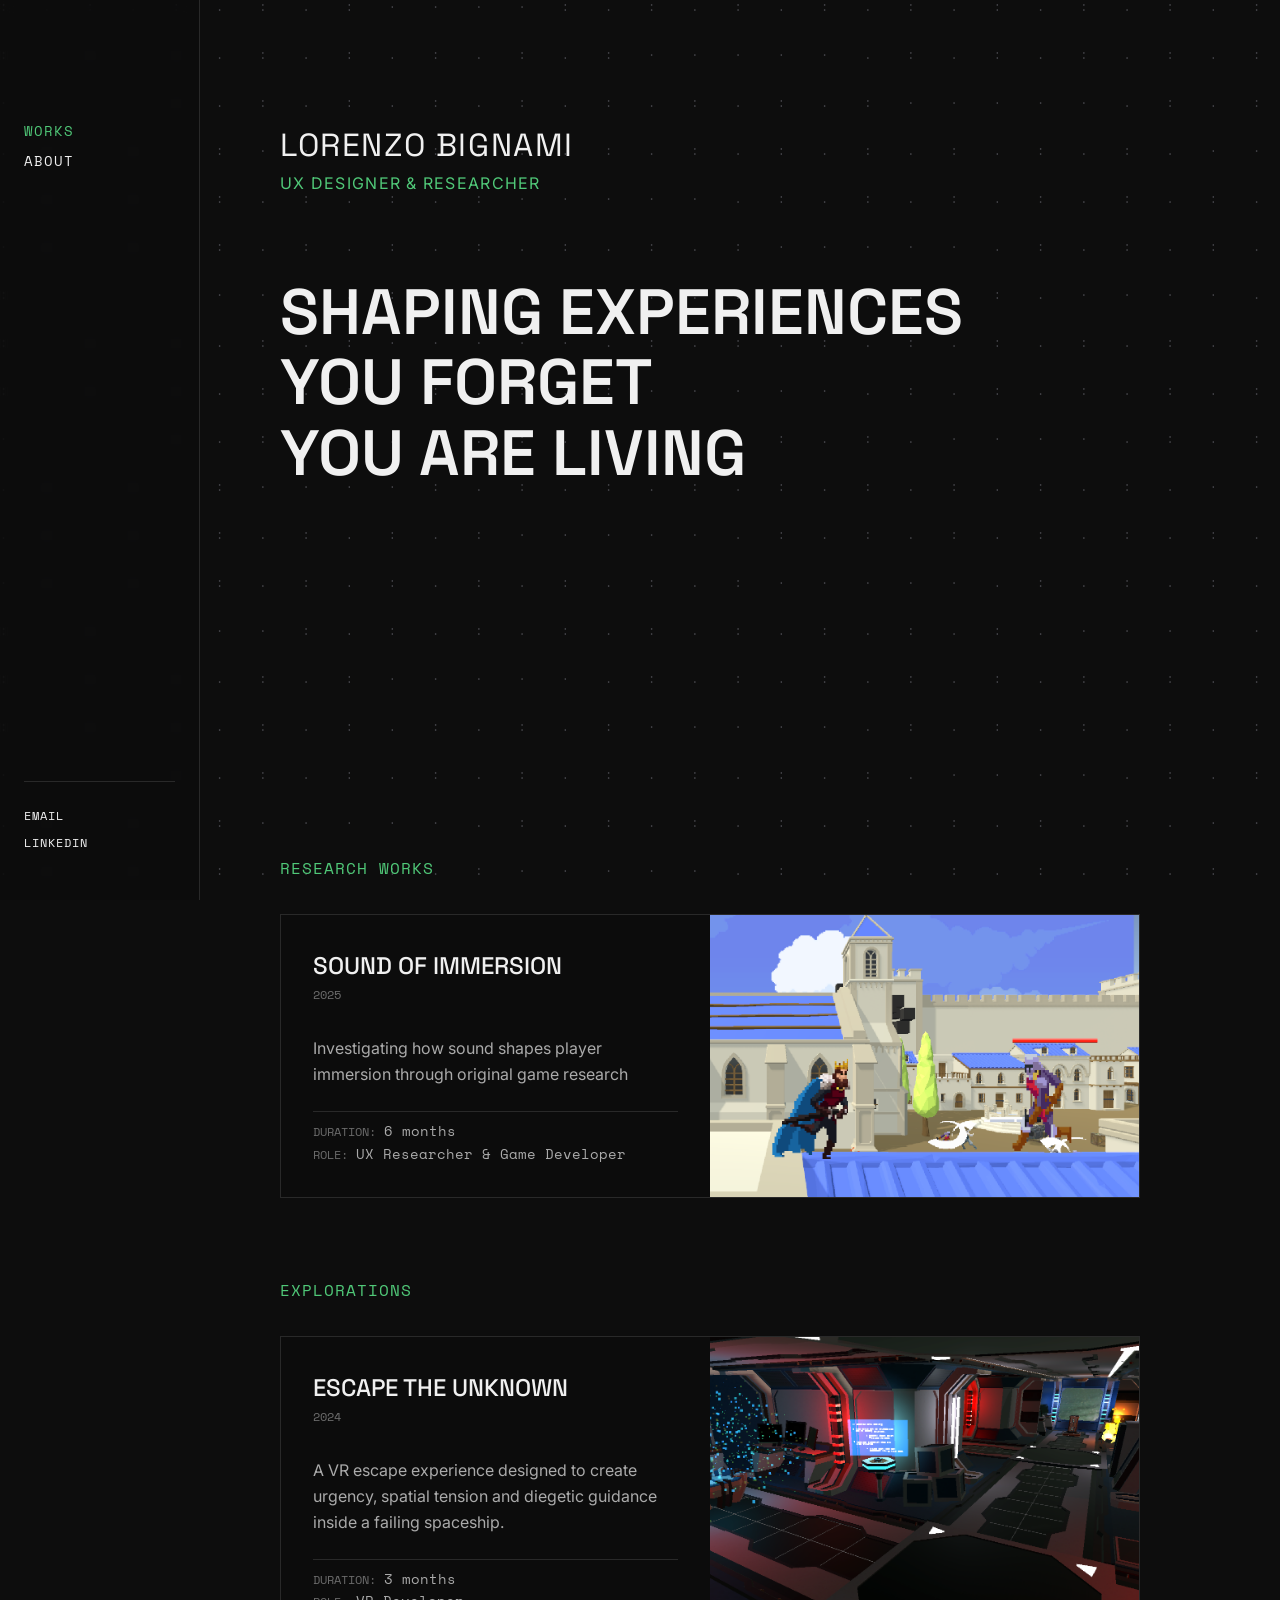
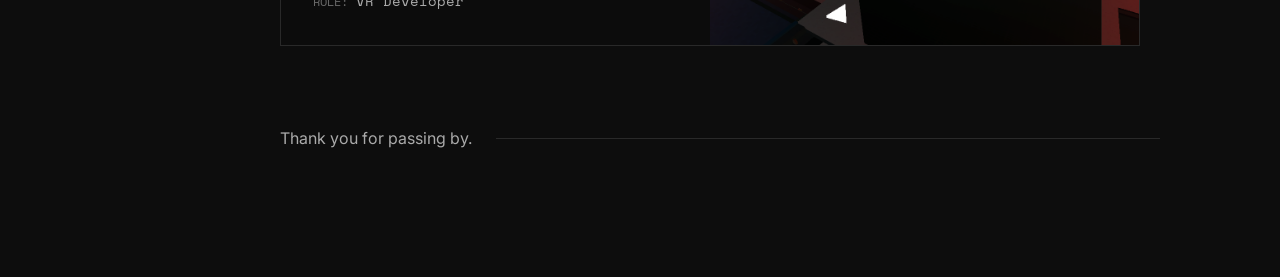
<file: index.html>
<!DOCTYPE html>
<html lang="en">

<head>
    <meta charset="UTF-8">
    <meta name="viewport" content="width=device-width, initial-scale=1.0">
    <title>Lorenzo Bignami — UX Designer</title>

    <link rel="apple-touch-icon" sizes="180x180" href="/assets/images/favicon_io/apple-touch-icon.png">
    <link rel="icon" type="image/png" sizes="32x32" href="/assets/images/favicon_io/favicon-32x32.png">
    <link rel="icon" type="image/png" sizes="16x16" href="/assets/images/favicon_io/favicon-16x16.png">
    <link rel="manifest" href="/assets/images/favicon_io/site.webmanifest">

    <!-- Google Fonts -->
    <link rel="preconnect" href="https://fonts.googleapis.com">
    <link rel="preconnect" href="https://fonts.gstatic.com" crossorigin>
    <link
        href="https://fonts.googleapis.com/css2?family=Inter:wght@400;500&family=Space+Grotesk:wght@400;600;700&family=Space+Mono&display=swap"
        rel="stylesheet">

    <!-- CSS -->
    <link rel="stylesheet" href="css/reset.css">
    <link rel="stylesheet" href="css/variables.css">
    <link rel="stylesheet" href="css/main.css">
</head>

<body>
    <div id="ascii-container"></div>
    <!-- MOBILE HAMBURGER BUTTON -->
    <button class="hamburger" id="hamburger" aria-label="Open navigation">&#9776;</button>

    <!-- MOBILE OVERLAY -->
    <div class="sidebar-overlay" id="sidebarOverlay"></div>

    <!-- SIDEBAR NAVIGATION -->
    <aside class="sidebar">
        <button class="sidebar-close" id="sidebarClose" aria-label="Close navigation">&#10005;</button>
        <nav class="sidebar-nav">
            <a href="index.html" class="nav-item active">WORKS</a>
            <a href="about.html" class="nav-item">ABOUT</a>
        </nav>
        <div class="sidebar-contact">
            <a href="mailto:lorenzpixel00@email.com" class="contact-item">EMAIL</a>
            <a href="https://www.linkedin.com/in/lorenzo-bignami/" class="contact-item">LINKEDIN</a>
        </div>
    </aside>

    <!-- MAIN CONTENT -->
    <main class="main-content">

        <!-- HERO SECTION -->
        <section class="hero">
            <div class="hero-identity">
                <h1 class="name">LORENZO BIGNAMI</h1>
                <p class="subtitle">UX DESIGNER & RESEARCHER</p>
            </div>
            <h2 class="statement">
                SHAPING EXPERIENCES<br>
                YOU FORGET<br>
                YOU ARE LIVING
            </h2>
        </section>

        <!-- WORKS SECTION -->
        <section class="works">
            <h6 class="works-title">RESEARCH WORKS</h6>

            <!-- PROJECT CARD -->
            <article class="project-card" id="sound-card">
                <div class="card-content">
                    <div class="card-text">
                        <div class="card-title&year">
                            <h3 class="card-title">SOUND OF IMMERSION</h3>
                            <p class="card-year">2025</p>

                        </div>
                        <div class="card-infos">
                            <p class="card-description">
                                Investigating how sound shapes player immersion through original game research
                            </p>
                            <div class="meta-group">
                                <div class="card-meta">
                                    <span class="meta-label">DURATION:</span>
                                    <span class="meta-value">6 months</span>
                                </div>
                                <div class="card-meta">
                                    <span class="meta-label">ROLE:</span>
                                    <span class="meta-value">UX Researcher & Game Developer</span>
                                </div>
                            </div>
                        </div>
                    </div>
                    <div class="card-image">
                        <img src="assets/images/project-sound/game/king-running-roofs.png"
                            alt="Sound of Immersion — game environment screenshot">
                    </div>
                </div>
            </article>

            <h6 class="works-title">EXPLORATIONS</h6>

            <!-- PROJECT CARD -->
            <article class="project-card" id="vr-card">
                <div class="card-content">
                    <div class="card-text">
                        <div class="card-title&year">
                            <h3 class="card-title">ESCAPE THE UNKNOWN</h3>
                            <p class="card-year">2024</p>

                        </div>
                        <div class="card-infos">
                            <p class="card-description">
                                A VR escape experience designed to create urgency, spatial tension and diegetic guidance
                                inside a failing spaceship. </p>
                            <div class="meta-group">
                                <div class="card-meta">
                                    <span class="meta-label">DURATION:</span>
                                    <span class="meta-value">3 months</span>
                                </div>
                                <div class="card-meta">
                                    <span class="meta-label">ROLE:</span>
                                    <span class="meta-value">VR Developer</span>
                                </div>
                            </div>
                        </div>
                    </div>
                    <div class="card-image">
                        <img src="assets/images/project-vr/bridge.png"
                            alt="Escape the Unknown — VR environment screenshot">
                    </div>
                </div>
            </article>

        </section>

        <!-- FOOTER -->
        <footer class="site-footer">
            <p class="footer-text">
                Thank you for passing by.
            </p>
        </footer>

    </main>

    <!-- JavaScript -->
    <script src="js/main.js"></script>
</body>

</html>
</file>
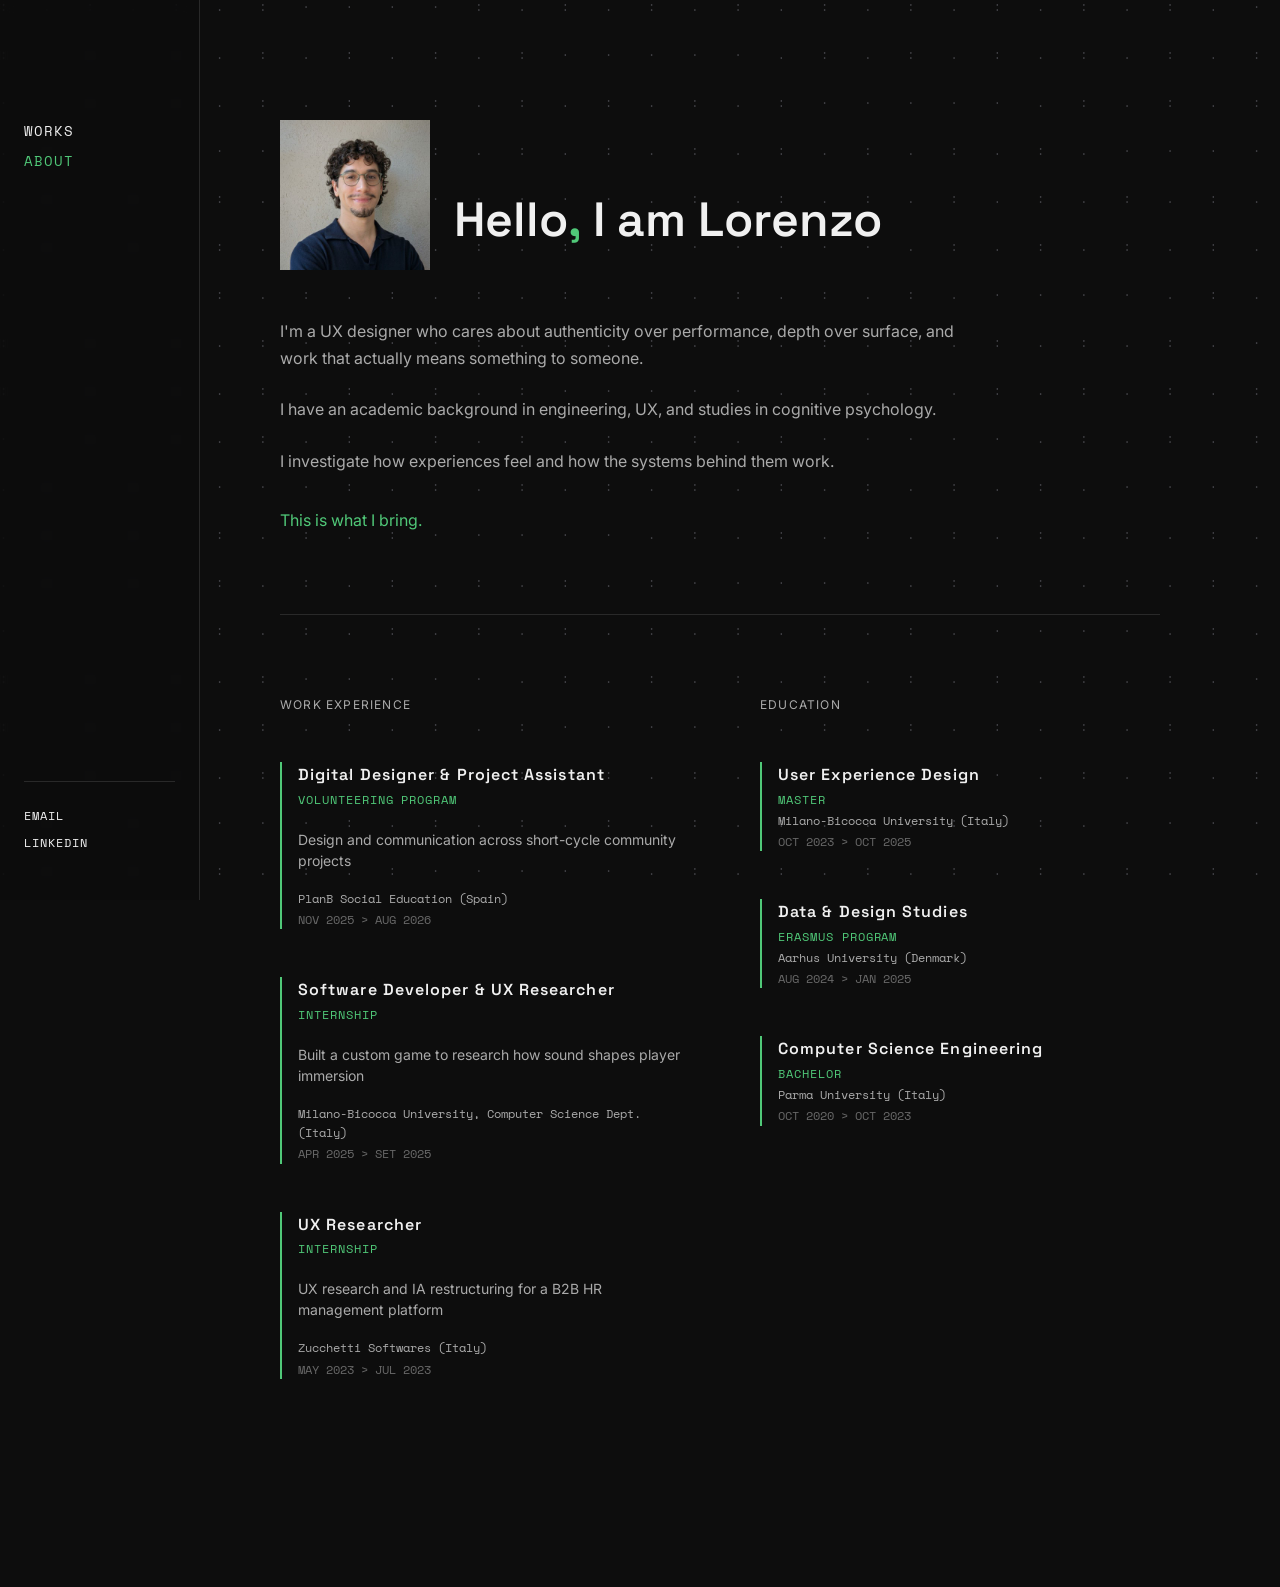
<file: about.html>
<!DOCTYPE html>
<html lang="en">

<head>
  <meta charset="UTF-8">
  <meta name="viewport" content="width=device-width, initial-scale=1.0">
  <title>About — Lorenzo Bignami</title>

  <link rel="apple-touch-icon" sizes="180x180" href="/assets/images/favicon_io/apple-touch-icon.png">
  <link rel="icon" type="image/png" sizes="32x32" href="/assets/images/favicon_io/favicon-32x32.png">
  <link rel="icon" type="image/png" sizes="16x16" href="/assets/images/favicon_io/favicon-16x16.png">
  <link rel="manifest" href="/assets/images/favicon_io/site.webmanifest">

  <!-- Google Fonts -->
  <link rel="preconnect" href="https://fonts.googleapis.com">
  <link rel="preconnect" href="https://fonts.gstatic.com" crossorigin>
  <link
    href="https://fonts.googleapis.com/css2?family=Inter:wght@400;500&family=Space+Grotesk:wght@400;600;700&family=Space+Mono&display=swap"
    rel="stylesheet">

  <!-- CSS -->
  <link rel="stylesheet" href="css/reset.css">
  <link rel="stylesheet" href="css/variables.css">
  <link rel="stylesheet" href="css/main.css">
</head>

<body>
  <div id="ascii-container"></div>
  <!-- MOBILE HAMBURGER BUTTON -->
  <button class="hamburger" id="hamburger" aria-label="Open navigation">&#9776;</button>

  <!-- MOBILE OVERLAY -->
  <div class="sidebar-overlay" id="sidebarOverlay"></div>

  <!-- SIDEBAR -->
  <aside class="sidebar">
    <button class="sidebar-close" id="sidebarClose" aria-label="Close navigation">&#10005;</button>
    <nav class="sidebar-nav">
      <a href="index.html" class="nav-item">WORKS</a>
      <a href="about.html" class="nav-item active">ABOUT</a>
    </nav>
    <div class="sidebar-contact">
      <a href="mailto:lorenzpixel00@email.com" class="contact-item">EMAIL</a>
      <a href="https://www.linkedin.com/in/lorenzo-bignami/" class="contact-item">LINKEDIN</a>
    </div>
  </aside>

  <!-- MAIN CONTENT -->
  <main class="main-content">

    <!-- BIO SECTION -->
    <section class="bio">
      <div class="bio-header">
        <div class="bio-image-wrapper">
          <img src="assets/images/general/portrait.png" alt="Lorenzo Bignami" class="bio-image">
        </div>
        <div class="bio-identity">
          <h1 class="bio-heading">Hello<span class="accent">,</span> I am Lorenzo</h1>
        </div>
      </div>

      <div class="bio-body">
        <p>I'm a UX designer who cares about authenticity over performance,
          depth over surface, and work that actually means something to someone.</p>
        <p>I have an academic background in engineering, UX, and studies
          in cognitive psychology.</p>
        <p>I investigate how experiences feel and how the systems behind
          them work.</p>
        <p class="bio-closing">This is what I bring.</p>
      </div>
    </section>

    <!-- DIVIDER -->
    <hr class="section-divider">

    <section class="background-section">
      <div class="background-grid">

        <!-- EXPERIENCE COLUMN -->
        <div class="background-column">
          <h2 class="section-heading">WORK EXPERIENCE</h2>
          <div class="entry-list">

            <div class="timeline-entry">
              <h3 class="entry-title">Digital Designer & Project Assistant</h3>
              <span class="entry-type">VOLUNTEERING PROGRAM</span>
              <p class="entry-description">Design and communication across short-cycle community projects</p>
              <p class="entry-org">PlanB Social Education (Spain)</p>
              <p class="entry-dates">NOV 2025 > AUG 2026</p>
            </div>

            <div class="timeline-entry">
              <h3 class="entry-title">Software Developer & UX Researcher</h3>
              <span class="entry-type">INTERNSHIP</span>
              <p class="entry-description">Built a custom game to research how sound shapes player immersion</p>
              <p class="entry-org">Milano-Bicocca University, Computer Science Dept. (Italy)</p>
              <p class="entry-dates">APR 2025 > SET 2025</p>
            </div>

            <div class="timeline-entry">
              <h3 class="entry-title">UX Researcher</h3>
              <span class="entry-type">INTERNSHIP</span>
              <p class="entry-description">UX research and IA restructuring for a B2B HR management platform</p>
              <p class="entry-org">Zucchetti Softwares (Italy)</p>
              <p class="entry-dates">MAY 2023 > JUL 2023</p>
            </div>

          </div>
        </div>

        <!-- EDUCATION COLUMN -->
        <div class="background-column">
          <h2 class="section-heading">EDUCATION</h2>
          <div class="entry-list">

            <div class="timeline-entry">
              <h3 class="entry-title">User Experience Design</h3>
              <span class="entry-type">MASTER</span>
              <p class="entry-org">Milano-Bicocca University (Italy)</p>
              <p class="entry-dates">OCT 2023 > OCT 2025</p>
            </div>

            <div class="timeline-entry">
              <h3 class="entry-title">Data & Design Studies</h3>
              <span class="entry-type">ERASMUS PROGRAM</span>
              <p class="entry-org">Aarhus University (Denmark)</p>
              <p class="entry-dates">AUG 2024 > JAN 2025</p>
            </div>

            <div class="timeline-entry">
              <h3 class="entry-title">Computer Science Engineering</h3>
              <span class="entry-type">BACHELOR</span>
              <p class="entry-org">Parma University (Italy)</p>
              <p class="entry-dates">OCT 2020 > OCT 2023</p>
            </div>

          </div>
        </div>

      </div>
    </section>

    <!-- CONTACT FOOTER -->
    <!-- <footer class="site-footer">
      <p class="footer-text">
        <a href="mailto:lorenzo.bignami@gmail.com" class="footer-link">Email</a>
        |
        <a href="https://linkedin.com/in/lorenzobignami" class="footer-link">Linkedin</a>
      </p>
    </footer> -->

  </main>

  <script src="js/main.js"></script>

</body>

</html>
</file>
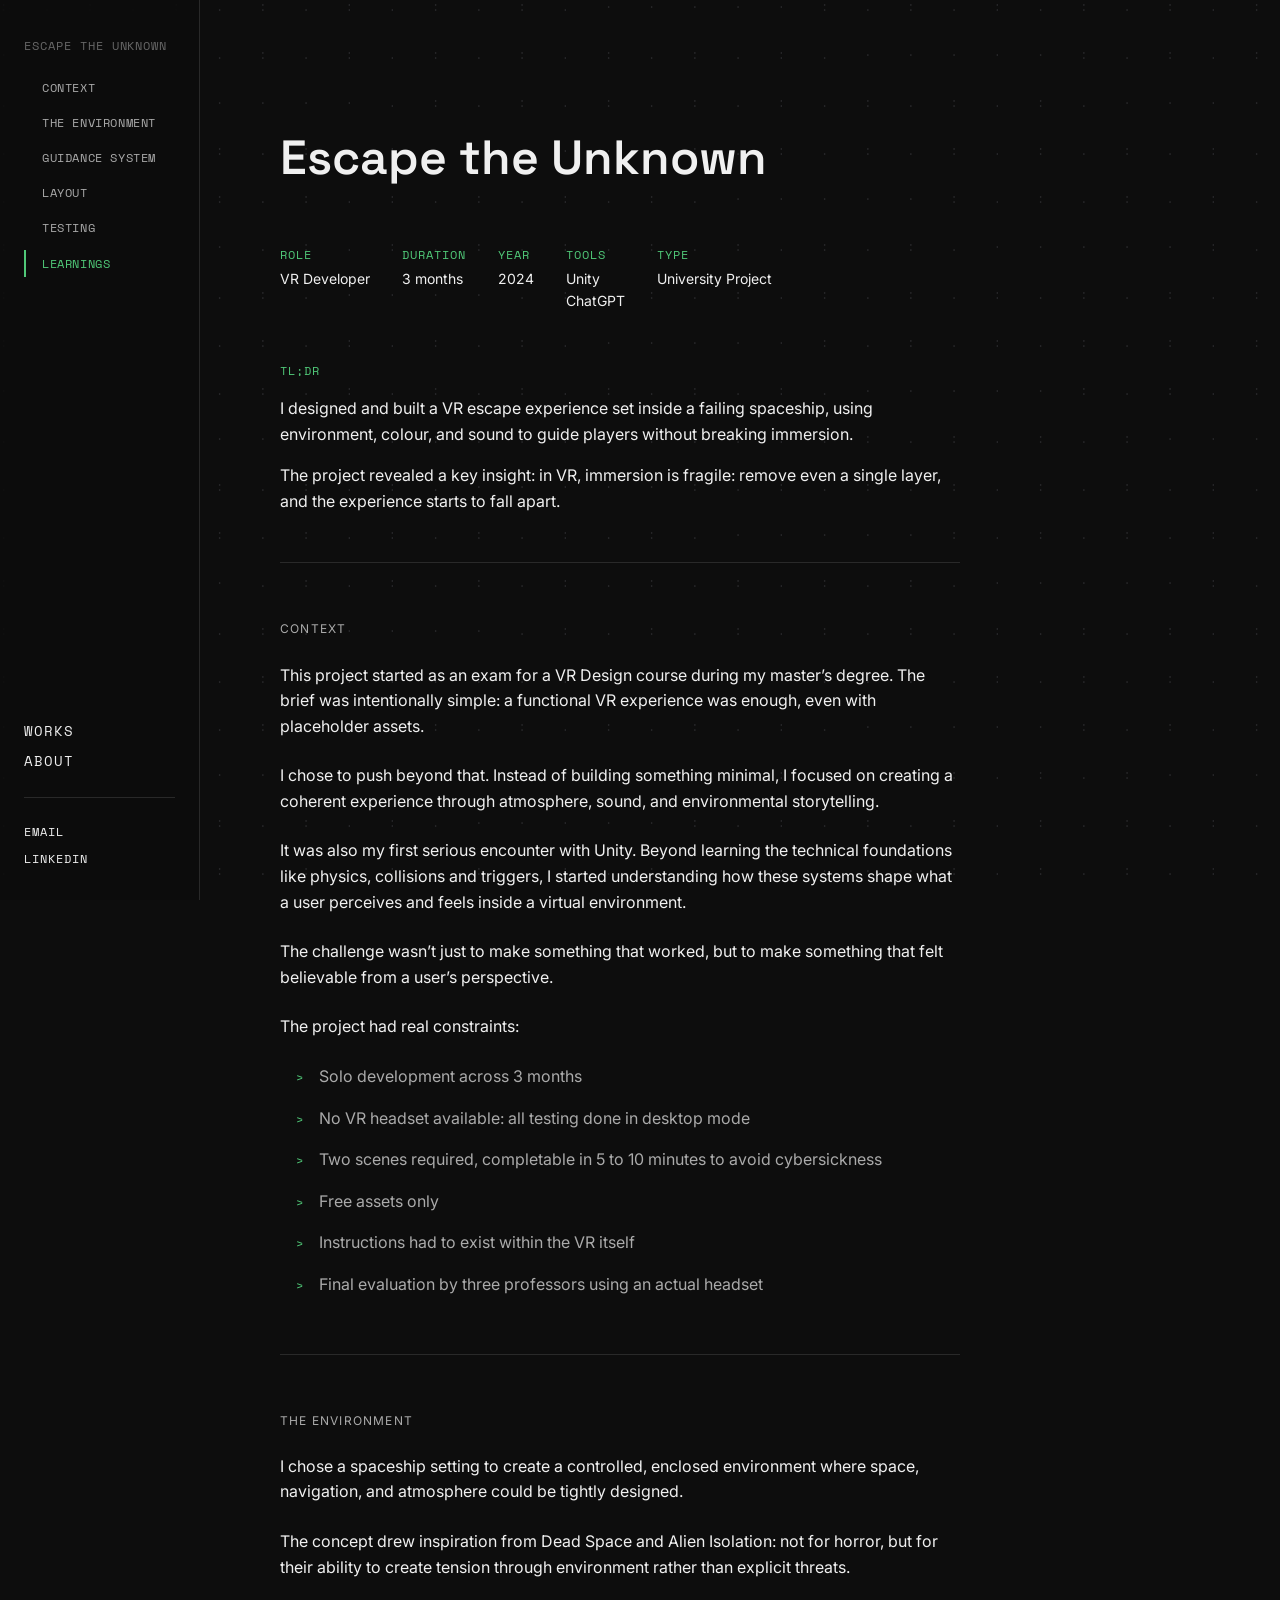
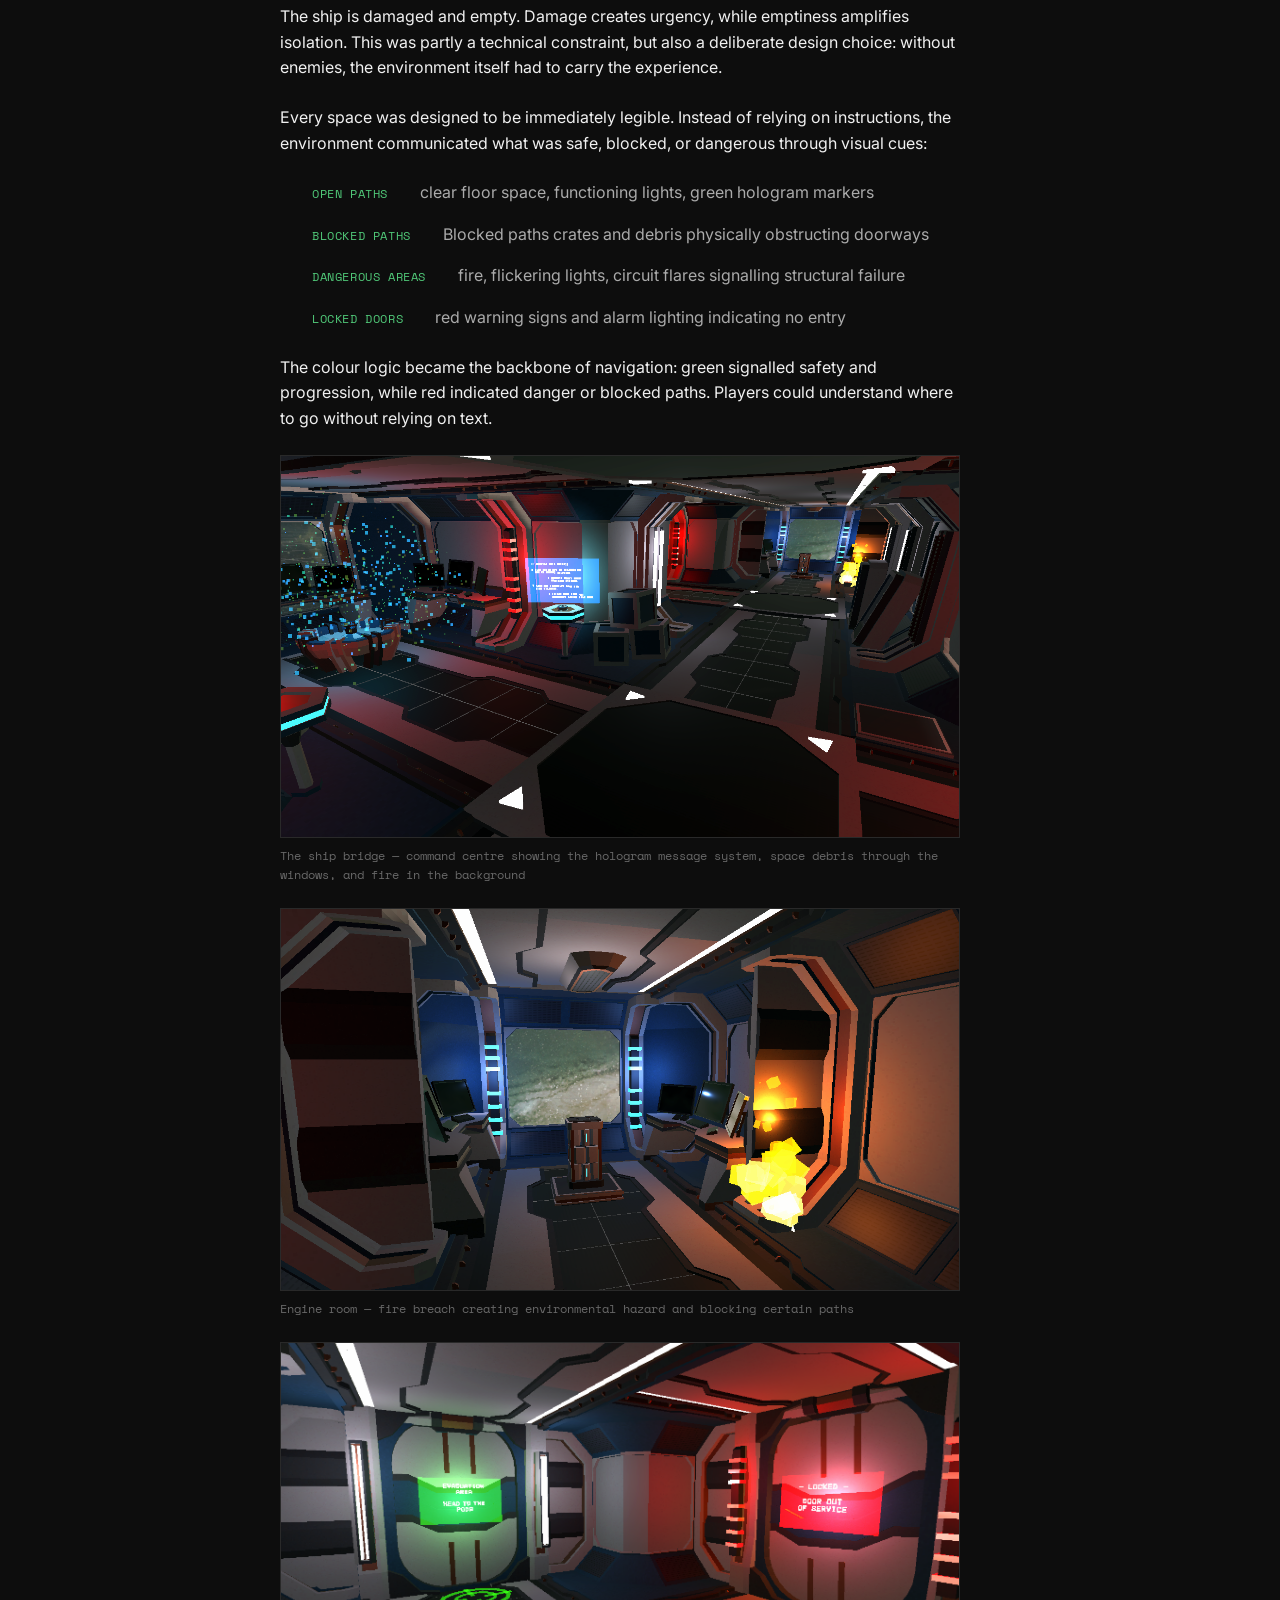
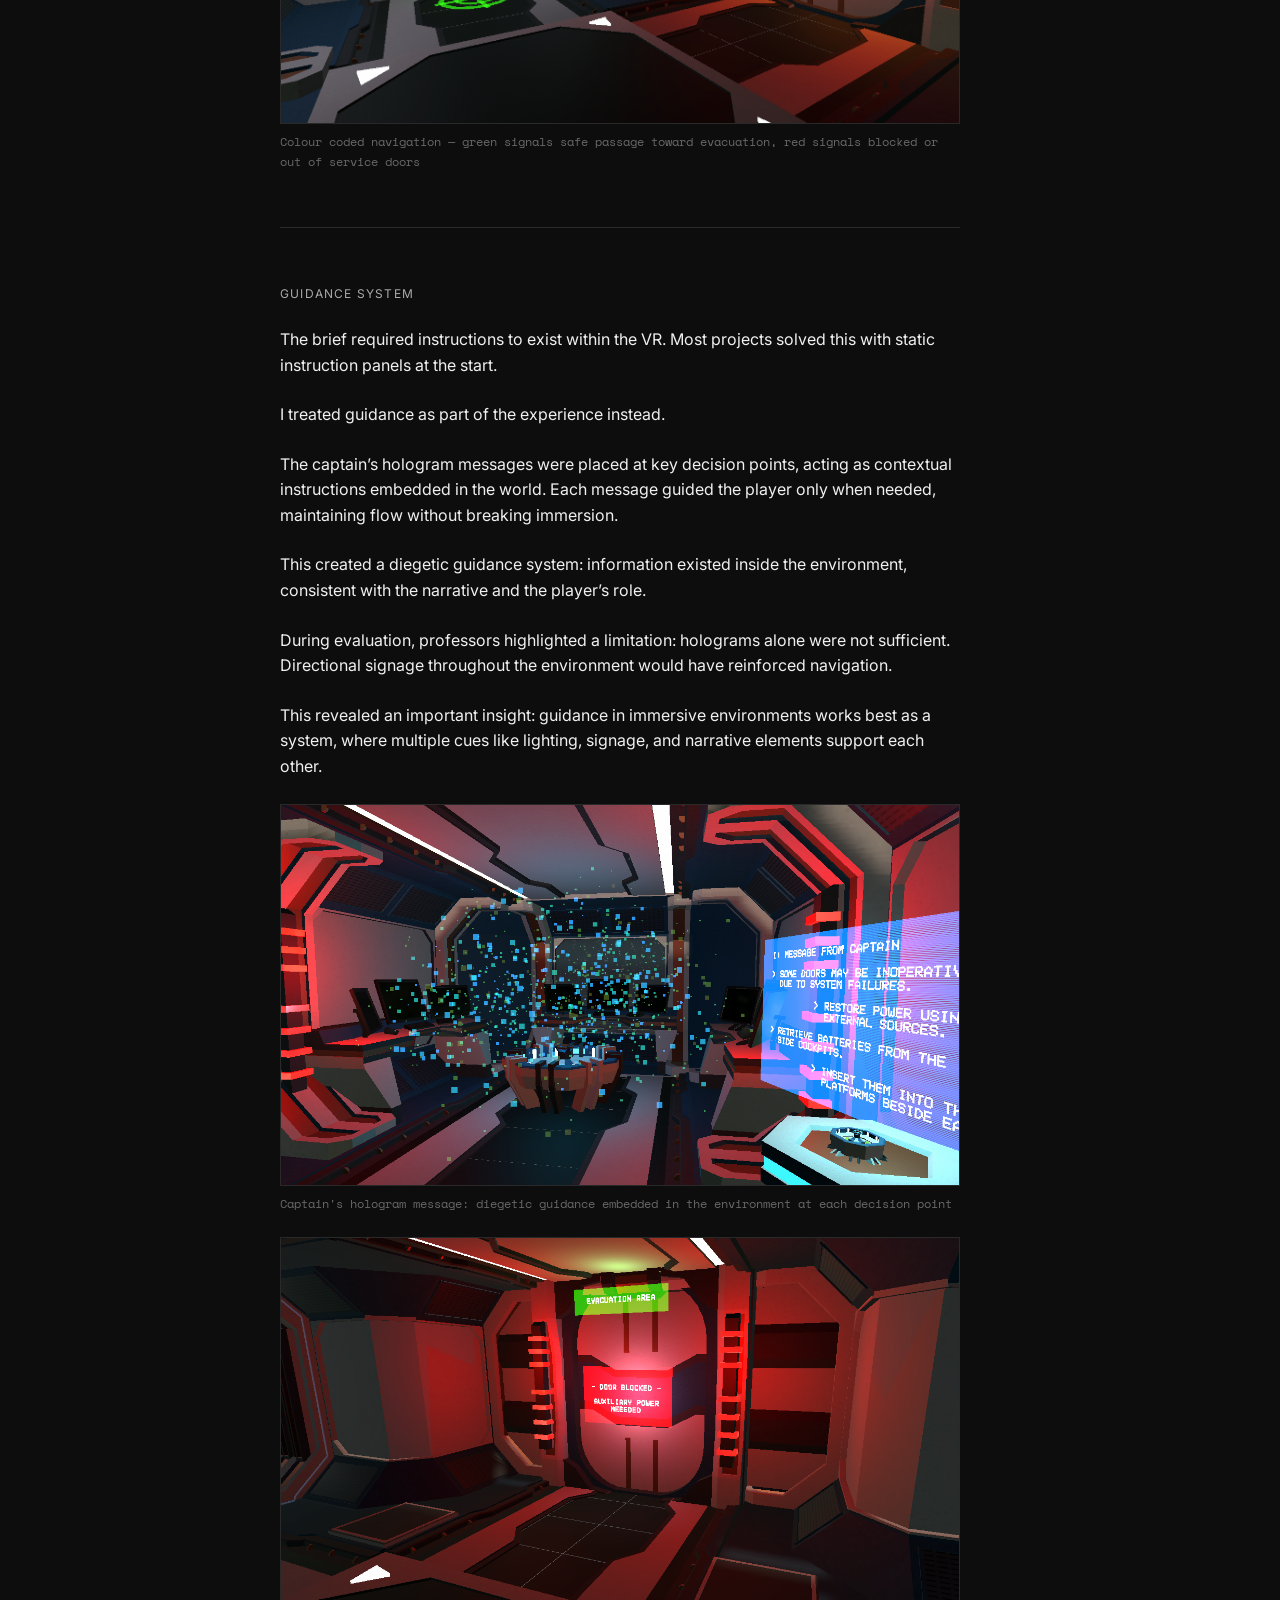
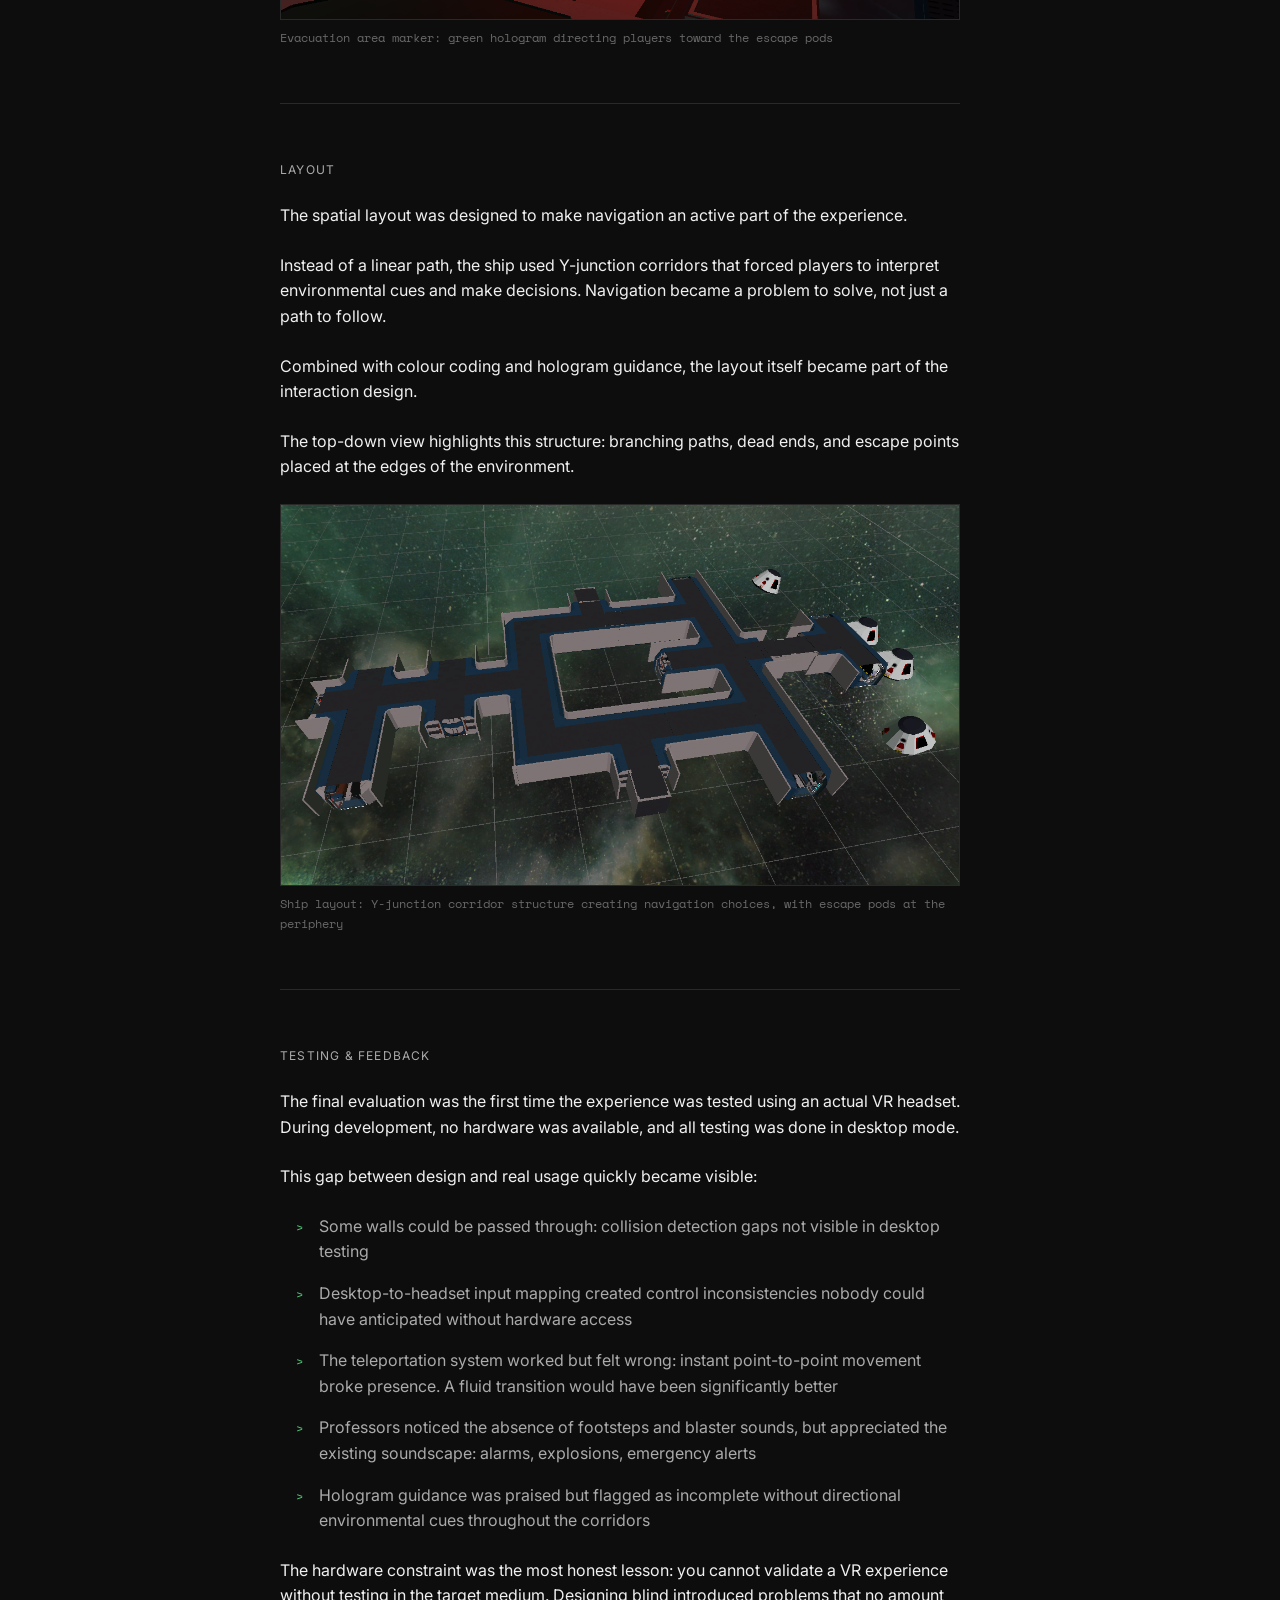
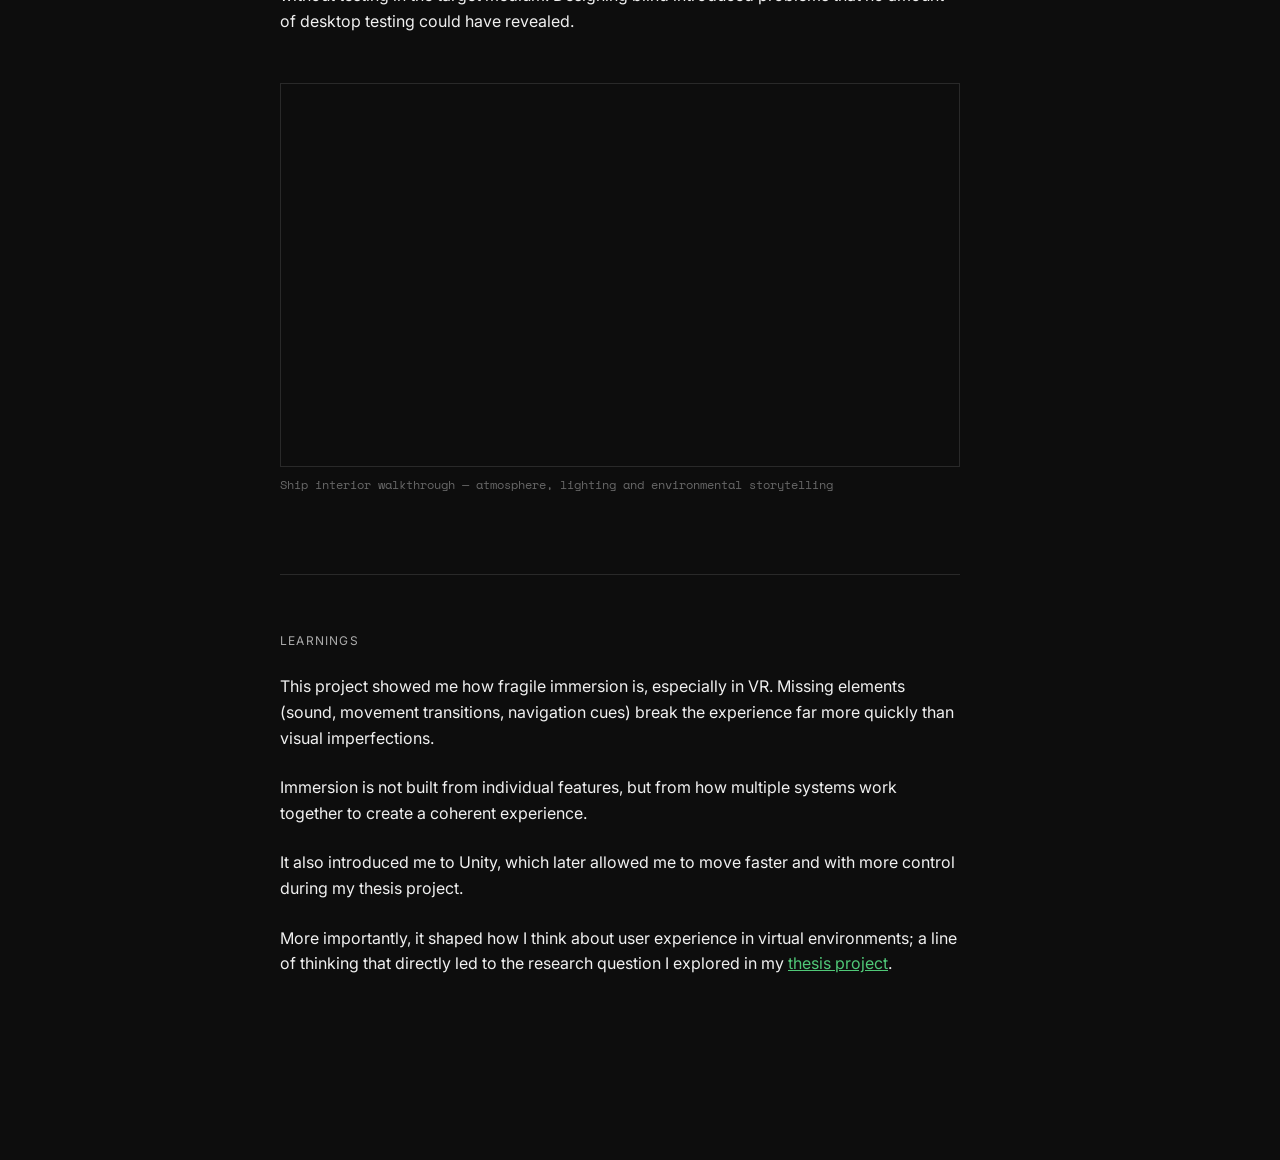
<file: project-vr.html>
<!DOCTYPE html>
<html lang="en">

<head>
  <meta charset="UTF-8">
  <meta name="viewport" content="width=device-width, initial-scale=1.0">
  <title>Escape the Unknown — Lorenzo Bignami</title>

  <link rel="apple-touch-icon" sizes="180x180" href="/assets/images/favicon_io/apple-touch-icon.png">
  <link rel="icon" type="image/png" sizes="32x32" href="/assets/images/favicon_io/favicon-32x32.png">
  <link rel="icon" type="image/png" sizes="16x16" href="/assets/images/favicon_io/favicon-16x16.png">
  <link rel="manifest" href="/assets/images/favicon_io/site.webmanifest">

  <link rel="preconnect" href="https://fonts.googleapis.com">
  <link rel="preconnect" href="https://fonts.gstatic.com" crossorigin>
  <link
    href="https://fonts.googleapis.com/css2?family=Inter:wght@400;500&family=Space+Grotesk:wght@400;600;700&family=Space+Mono&display=swap"
    rel="stylesheet">

  <link rel="stylesheet" href="css/reset.css">
  <link rel="stylesheet" href="css/variables.css">
  <link rel="stylesheet" href="css/main.css">
</head>

<body>
  <div id="ascii-container-pr"></div>

  <!-- MOBILE HAMBURGER BUTTON -->
  <button class="hamburger" id="hamburger" aria-label="Open navigation">&#9776;</button>

  <!-- MOBILE OVERLAY -->
  <div class="sidebar-overlay" id="sidebarOverlay"></div>

  <!-- READING PROGRESS BAR -->
  <div class="progress-bar" id="progressBar"></div>

  <!-- SIDEBAR -->
  <aside class="sidebar sidebar-project">
    <button class="sidebar-close" id="sidebarClose" aria-label="Close navigation">&#10005;</button>

    <div class="project-nav-title">
      <span class="project-nav-label">ESCAPE THE UNKNOWN</span>
    </div>

    <nav class="project-nav">
      <a href="#context" class="project-nav-item active">CONTEXT</a>
      <a href="#environment" class="project-nav-item">THE ENVIRONMENT</a>
      <a href="#guidance" class="project-nav-item">GUIDANCE SYSTEM</a>
      <a href="#layout" class="project-nav-item">LAYOUT</a>
      <a href="#testing" class="project-nav-item">TESTING</a>
      <a href="#learnings" class="project-nav-item">LEARNINGS</a>
    </nav>

    <nav class="sidebar-nav">
      <a href="index.html" class="nav-item active">WORKS</a>
      <a href="about.html" class="nav-item">ABOUT</a>
    </nav>

    <div class="sidebar-contact">
      <a href="mailto:lorenzo.bignami@gmail.com" class="contact-item">EMAIL</a>
      <a href="https://linkedin.com/in/lorenzobignami" class="contact-item">LINKEDIN</a>
    </div>

  </aside>

  <!-- MAIN CONTENT -->
  <main class="main-content">

    <!-- HERO -->
    <section class="case-hero">
      <h1 class="case-title">Escape the Unknown</h1>
    </section>

    <!-- BRIEFING BLOCK -->
    <div class="briefing-block">
      <div class="briefing-item">
        <span class="briefing-label">ROLE</span>
        <span class="briefing-value">VR Developer</span>
      </div>
      <div class="briefing-item">
        <span class="briefing-label">DURATION</span>
        <span class="briefing-value">3 months</span>
      </div>
      <div class="briefing-item">
        <span class="briefing-label">YEAR</span>
        <span class="briefing-value">2024</span>
      </div>
      <div class="briefing-item">
        <span class="briefing-label">TOOLS</span>
        <span class="briefing-value">Unity<br>ChatGPT</span>
      </div>
      <div class="briefing-item">
        <span class="briefing-label">TYPE</span>
        <span class="briefing-value">University Project</span>
      </div>
    </div>

    <div class="tldr-block">
      <span class="tldr-label">TL;DR</span>
      <p>I designed and built a VR escape experience set inside a failing spaceship, using environment, colour, and
        sound to guide players without breaking immersion.</p>

      <p>The project revealed a key insight: in VR, immersion is fragile: remove even a single layer, and the
        experience starts to fall apart.</p>
    </div>

    <!-- CONTEXT -->
    <section class="case-section" id="context">
      <h2 class="case-section-heading">CONTEXT</h2>
      <p>This project started as an exam for a VR Design course during my master’s degree. The brief was intentionally
        simple: a functional VR experience was enough, even with placeholder assets.</p>

      <p>I chose to push beyond that. Instead of building something minimal, I focused on creating a coherent experience
        through atmosphere, sound, and environmental storytelling.</p>

      <p>It was also my first serious encounter with Unity. Beyond learning the technical foundations like physics,
        collisions and triggers, I started understanding how these systems shape what a user perceives and feels inside
        a
        virtual environment.</p>

      <p>The challenge wasn’t just to make something that worked, but to make something that felt believable from a
        user’s perspective.</p>

      <p>The project had real constraints:</p>
      <ul class="case-list-marked">
        <li>Solo development across 3 months</li>
        <li>No VR headset available: all testing done in desktop mode</li>
        <li>Two scenes required, completable in 5 to 10 minutes to avoid cybersickness</li>
        <li>Free assets only</li>
        <li>Instructions had to exist within the VR itself</li>
        <li>Final evaluation by three professors using an actual headset</li>
      </ul>
    </section>

    <!-- THE ENVIRONMENT -->
    <section class="case-section" id="environment">
      <h2 class="case-section-heading">THE ENVIRONMENT</h2>
      <p>I chose a spaceship setting to create a controlled, enclosed environment where space, navigation, and
        atmosphere could be tightly designed.</p>

      <p>The concept drew inspiration from Dead Space and Alien Isolation: not for horror, but for their ability to
        create tension through environment rather than explicit threats.</p>

      <p>The ship is damaged and empty. Damage creates urgency, while emptiness amplifies isolation. This was partly a
        technical constraint, but also a deliberate design choice: without enemies, the environment itself had to carry
        the experience.</p>

      <p>Every space was designed to be immediately legible. Instead of relying on instructions, the environment
        communicated what was safe, blocked, or dangerous through visual cues:</p>

      <ul class="case-list">
        <li><span class="list-label">OPEN PATHS</span>clear floor space, functioning lights, green hologram markers</li>
        <li><span class="list-label">BLOCKED PATHS</span>Blocked paths crates and debris physically obstructing doorways
        </li>
        <li><span class="list-label">DANGEROUS AREAS</span>fire, flickering lights, circuit flares signalling structural
          failure</li>
        <li><span class="list-label">LOCKED DOORS</span>red warning signs and alarm lighting indicating no entry</li>
      </ul>

      <p>The colour logic became the backbone of navigation: green signalled safety and progression, while red indicated
        danger or blocked paths. Players could understand where to go without relying on text.</p>
      <!-- HERO IMAGE -->
      <figure class="case-image full-width">
        <img src="assets/images/project-vr/bridge.png" alt="Ship bridge overview">
        <figcaption>The ship bridge — command centre showing the hologram message system, space debris through the
          windows, and fire in the background</figcaption>
      </figure>

      <!-- ENVIRONMENT IMAGES -->
      <figure class="case-image full-width">
        <img src="assets/images/project-vr/fire-room.png" alt="Engine room with fire breach">
        <figcaption>Engine room — fire breach creating environmental hazard and blocking certain paths</figcaption>
      </figure>

      <figure class="case-image full-width">
        <img src="assets/images/project-vr/door-system.png" alt="Colour coded door system">
        <figcaption>Colour coded navigation — green signals safe passage toward evacuation, red signals blocked or out
          of service doors</figcaption>
      </figure>

    </section>

    <!-- GUIDANCE SYSTEM -->
    <section class="case-section" id="guidance">
      <h2 class="case-section-heading">GUIDANCE SYSTEM</h2>
      <p>The brief required instructions to exist within the VR. Most projects solved this with static instruction
        panels at the start.</p>

      <p>I treated guidance as part of the experience instead.</p>

      <p>The captain’s hologram messages were placed at key decision points, acting as contextual instructions embedded
        in the world. Each message guided the player only when needed, maintaining flow without breaking immersion.</p>

      <p>This created a diegetic guidance system: information existed inside the environment, consistent with the
        narrative and the player’s role.</p>

      <p>During evaluation, professors highlighted a limitation: holograms alone were not sufficient. Directional
        signage throughout the environment would have reinforced navigation.</p>

      <p>This revealed an important insight: guidance in immersive environments works best as a system, where multiple
        cues like lighting, signage, and narrative elements support each other.</p>

      <figure class="case-image full-width">
        <img src="assets/images/project-vr//hologram-message.png" alt="Captain hologram message">
        <figcaption>Captain's hologram message: diegetic guidance embedded in the environment at each decision point
        </figcaption>
      </figure>

      <figure class="case-image full-width">
        <img src="assets/images/project-vr/evacuation-hologram.png" alt="Evacuation area hologram">
        <figcaption>Evacuation area marker: green hologram directing players toward the escape pods</figcaption>
      </figure>

    </section>

    <!-- LAYOUT -->
    <section class="case-section" id="layout">
      <h2 class="case-section-heading">LAYOUT</h2>
      <p>The spatial layout was designed to make navigation an active part of the experience.</p>

      <p>Instead of a linear path, the ship used Y-junction corridors that forced players to interpret environmental
        cues and make decisions. Navigation became a problem to solve, not just a path to follow.</p>

      <p>Combined with colour coding and hologram guidance, the layout itself became part of the interaction design.</p>

      <p>The top-down view highlights this structure: branching paths, dead ends, and escape points placed at the edges
        of the environment.</p>

      <figure class="case-image full-width">
        <img src="assets/images/project-vr/layout-topdown.png" alt="Ship layout top-down view">
        <figcaption>Ship layout: Y-junction corridor structure creating navigation choices, with escape pods at the
          periphery</figcaption>
      </figure>

    </section>

    <!-- TESTING -->
    <section class="case-section" id="testing">
      <h2 class="case-section-heading">TESTING & FEEDBACK</h2>
      <p>The final evaluation was the first time the experience was tested using an actual VR headset. During
        development, no hardware was available, and all testing was done in desktop mode.</p>

      <p>This gap between design and real usage quickly became visible:</p>

      <ul class="case-list-marked">
        <li>Some walls could be passed through: collision detection gaps not visible in desktop testing</li>
        <li>Desktop-to-headset input mapping created control inconsistencies nobody could have anticipated without
          hardware access</li>
        <li>The teleportation system worked but felt wrong: instant point-to-point movement broke presence. A fluid
          transition would have been significantly better</li>
        <li>Professors noticed the absence of footsteps and blaster sounds, but appreciated the existing soundscape:
          alarms, explosions, emergency alerts</li>
        <li>Hologram guidance was praised but flagged as incomplete without directional environmental cues throughout
          the corridors</li>
      </ul>

      <p>The hardware constraint was the most honest lesson: you cannot validate a VR experience without testing in the
        target medium. Designing blind introduced problems that no amount of desktop testing could have revealed.</p>
      <figure class="video-wrapper">
        <div class="video-embed">
          <iframe src="https://player.vimeo.com/video/1182603434?badge=0&autopause=0&player_id=0&app_id=58479"
            frameborder="0" allow="autoplay; fullscreen; picture-in-picture; clipboard-write; encrypted-media"
            title="Escape the Unknown — VR Interior">
          </iframe>
        </div>
        <figcaption class="video-caption">Ship interior walkthrough — atmosphere, lighting and environmental
          storytelling</figcaption>
      </figure>
    </section>

    <!-- LEARNINGS -->
    <section class="case-section" id="learnings">
      <h2 class="case-section-heading">LEARNINGS</h2>
      <p>This project showed me how fragile immersion is, especially in VR. Missing elements (sound, movement
        transitions, navigation cues) break the experience far more quickly than visual imperfections.</p>

      <p>Immersion is not built from individual features, but from how multiple systems work together to create a
        coherent experience.</p>

      <p>It also introduced me to Unity, which later allowed me to move faster and with more control during my thesis
        project.</p>

      <p>More importantly, it shaped how I think about user experience in virtual environments; a line of thinking that
        directly led to the research question I explored in my <a class="link" href="project-sound.html">thesis
          project</a>.</p>

    </section>

  </main>

  <script src="js/main.js"></script>

</body>

</html>
</file>
<file: css/variables.css>
:root {
  /* Colours */
  --color-background: #0D0D0D;
  --color-surface: #1A1A1A;
  --color-text-primary: #F0F0F0;
  --color-text-secondary: #AAAAAA;
  --color-text-tertiary: rgba(240, 240, 240, 0.40);
  --color-accent: #50C878;
  --color-border: rgba(240, 240, 240, 0.12);

  /* Typography */
  --font-heading: 'Space Grotesk', sans-serif;
  --font-body: 'Inter', sans-serif;
  --font-mono: 'Space Mono', monospace;

  /* Font sizes */
  --text-xs: 12px;
  --text-sm: 14px;
  --text-base: 16px;
  --text-md: 18px;
  --text-lg: 24px;
  --text-xl: 32px;
  --text-2xl: 48px;
  --text-3xl: 64px;

  /* Spacing */
  --space-xs: 8px;
  --space-sm: 16px;
  --space-md: 24px;
  --space-2md: 32px;
  --space-lg: 48px;
  --space-2lg: 56px; 
  --space-xl: 80px;
  --space-2xl: 120px;

  /* Layout */
  --sidebar-width: 200px;
  --content-max-width: 680px;
  --content-padding: 48px;
}
</file>
<file: css/main.css>
/* ============================================
   UTILITIES
   ============================================ */

.link {
  text-decoration: underline;
  color: var(--color-accent);
}

.accent {
  color: var(--color-accent);
}


/* ============================================
   LAYOUT
   ============================================ */

body {
  display: flex;
  min-height: 100vh;
}

.main-content {
  position: relative;
  z-index: 1;
  margin-left: var(--sidebar-width);
  padding: var(--space-2xl) var(--space-xl);
  max-width: calc(var(--content-max-width) + var(--sidebar-width) + var(--space-xl) * 2);
  width: 100%;
  animation: pageFadeIn 0.6s ease forwards;
}

.section-divider {
  border: none;
  border-top: 1px solid var(--color-border);
  margin: var(--space-xl) 0;
}


/* ============================================
   SIDEBAR
   ============================================ */

.sidebar {
  position: fixed;
  z-index: 100;
  top: 0;
  left: 0;
  width: var(--sidebar-width);
  height: 100vh;
  display: flex;
  flex-direction: column;
  justify-content: space-between;
  padding: var(--space-2xl) var(--space-md) var(--space-lg) var(--space-md);
  border-right: 1px solid var(--color-border);
  background: rgba(13, 13, 13, 0.7);
  backdrop-filter: blur(8px);
  -webkit-backdrop-filter: blur(8px);
}

.sidebar-nav {
  display: flex;
  flex-direction: column;
  padding-bottom: var(--space-md) ;
  gap: var(--space-xs);
}

.nav-item {
  font-family: var(--font-mono);
  font-size: var(--text-sm);
  color: var(--color-text-primary);
  letter-spacing: 0.08em;
  transition: color 0.2s ease;
}

.nav-item:hover {
  color: var(--color-text-primary);
}

.nav-item.active {
  color: var(--color-accent);
}

.sidebar-contact {
  display: flex;
  flex-direction: column;
  gap: var(--space-xs);
  padding-top: var(--space-md);
  border-top: 1px solid var(--color-border);
}

.contact-item {
  font-family: var(--font-mono);
  font-size: var(--text-xs);
  color: var(--color-text-primary);
  letter-spacing: 0.08em;
  transition: color 0.2s ease;
}

.contact-item:hover {
  color: var(--color-accent);
}


/* ============================================
   PROJECT SIDEBAR
   ============================================ */

.sidebar-project {
  justify-content: flex-end;
  padding: var(--space-2md) var(--space-md);
}

.project-nav-title {
  padding-bottom: var(--space-sm);
}

.project-nav-label {
  font-family: var(--font-mono);
  font-size: var(--text-xs);
  color: var(--color-text-tertiary);
  letter-spacing: 0.08em;
}

.project-nav {
  display: flex;
  flex-direction: column;
  gap: var(--space-xs);
  flex: 1;
  justify-content: flex-start;
}

.project-nav-item {
  font-family: var(--font-mono);
  font-size: var(--text-xs);
  color: var(--color-text-secondary);
  letter-spacing: 0.05em;
  padding: 4px 0 4px var(--space-sm);
  border-left: 2px solid transparent;
  transition:
    color 0.2s ease,
    border-color 0.2s ease;
  white-space: nowrap;
}

.project-nav-item:hover {
  color: var(--color-text-primary);
}

.project-nav-item.active {
  color: var(--color-accent);
  border-left-color: var(--color-accent);
}


/* ============================================
   HERO
   ============================================ */

.hero {
  min-height: 64vh;
  display: flex;
  flex-direction: column;
  justify-content: start;
  gap: var(--space-xl);
}

.hero-identity {
  display: flex;
  flex-direction: column;
}

.name {
  font-family: var(--font-heading);
  font-size: var(--text-xl);
  font-weight: 400;
  letter-spacing: 0.05em;
  color: var(--color-text-primary);
}

.subtitle {
  font-family: var(--font-body);
  font-size: var(--text-base);
  color: var(--color-accent);
  letter-spacing: 0.08em;
}

.statement {
  font-family: var(--font-heading);
  font-size: var(--text-3xl);
  font-weight: 600;
  line-height: 1.1;
  color: var(--color-text-primary);
}


/* ============================================
   WORKS
   ============================================ */

.works {
  padding: var(--space-xl) 0;
}

.works-title {
  font-family: var(--font-mono);
  font-size: var(--text-base);
  font-weight: 400;
  color: var(--color-accent);
  padding-bottom: var(--space-2md);
  padding-top: var(--space-xl);
  letter-spacing: 1px;
}

.project-card {
  border: 1px solid var(--color-border);
  background: rgba(13, 13, 13, 0.7);
  max-width: 860px;
  cursor: pointer;
  transition:
    transform 0.3s ease,
    border-color 0.3s ease,
    box-shadow 0.3s ease;
}

.project-card:hover {
  transform: translateY(-4px);
  border-color: rgba(64, 130, 109, 0.5);
  box-shadow: 0 8px 32px rgba(0, 0, 0, 0.4);
}

.card-content {
  display: grid;
  grid-template-columns: 1fr 1fr;
}

.card-text {
  padding: var(--space-2md);
  display: flex;
  gap: var(--space-2md);
  flex-direction: column;
  justify-content: space-between;
}

.card-title {
  font-family: var(--font-heading);
  font-size: var(--text-lg);
  font-weight: 500;
  color: var(--color-text-primary);
}

.card-year {
  font-family: var(--font-mono);
  font-size: var(--text-xs);
  color: var(--color-text-secondary);
  opacity: 60%;
}

.card-infos {
  display: flex;
  flex-direction: column;
  gap: var(--space-md);
}

.card-description {
  font-family: var(--font-body);
  font-size: var(--text-base);
  color: var(--color-text-secondary);
  line-height: 1.6;
}

.card-meta {
  display: flex;
  gap: var(--space-xs);
  align-items: baseline;
}

.meta-group {
  border-top: solid 1px var(--color-border);
  padding-top: var(--space-xs);
}

.meta-label {
  font-family: var(--font-mono);
  font-size: var(--text-xs);
  color: var(--color-text-secondary);
  opacity: 60%;
}

.meta-value {
  font-family: var(--font-mono);
  font-size: var(--text-sm);
  color: var(--color-text-secondary);
}

.card-image {
  overflow: hidden;
}

.card-image img {
  width: 100%;
  height: 100%;
  object-fit: cover;
  display: block;
}


/* ============================================
   FOOTER
   ============================================ */

.site-footer {
  display: flex;
  align-items: center;
  gap: var(--space-md);
}

.site-footer::after {
  content: '';
  flex: 1;
  height: 1px;
  background-color: var(--color-border);
}

.footer-text {
  font-family: var(--font-body);
  font-size: var(--text-base);
  color: var(--color-text-secondary);
  white-space: nowrap;
}

.footer-link {
  color: var(--color-text-primary);
  border-bottom: 1px solid var(--color-accent);
  padding-bottom: 1px;
  transition: color 0.2s ease;
}

.footer-link:hover {
  color: var(--color-accent);
}


/* ============================================
   BIO
   ============================================ */

.bio {
  max-width: var(--content-max-width);
}

.bio-header {
  display: flex;
  align-items: flex-end;
  gap: var(--space-md);
  margin-bottom: var(--space-lg);
}

.bio-image-wrapper {
  flex-shrink: 0;
  width: 150px;
  height: 150px;
  overflow: hidden;
}

.bio-image {
  width: 100%;
  height: 100%;
  object-fit: cover;
  object-position: center top;
  display: block;
}

.bio-heading {
  font-family: var(--font-heading);
  font-size: var(--text-2xl);
  font-weight: 600;
  color: var(--color-text-primary);
  height: 100px;
  line-height: 100px;
  margin: 0;
}

.bio-body {
  display: flex;
  flex-direction: column;
  gap: var(--space-md);
}

.bio-body p {
  font-family: var(--font-body);
  font-size: var(--text-base);
  color: var(--color-text-secondary);
  line-height: 1.7;
}

.bio-closing {
  font-family: var(--font-body);
  font-size: var(--text-base);
  color: var(--color-accent) !important;
  padding-top: var(--space-xs);
}


/* ============================================
   EXPERIENCE & EDUCATION
   ============================================ */

.experience-section,
.education-section {
  max-width: var(--content-max-width);
  padding-bottom: var(--space-xl);
}

.education-section {
  padding-top: var(--space-xs);
}

.background-section {
  padding-bottom: var(--space-xl);
}

.background-grid {
  display: grid;
  grid-template-columns: 1fr 1fr;
  gap: var(--space-xl);
  align-items: start;
}

.background-column {
  display: flex;
  flex-direction: column;
  gap: var(--space-lg);
}

.section-heading {
  font-family: var(--font-body);
  font-size: var(--text-xs);
  font-weight: 400;
  color: var(--color-text-secondary);
  letter-spacing: 0.1em;
}

.entry-list {
  display: flex;
  flex-direction: column;
  gap: var(--space-lg);
}

.timeline-entry {
  display: flex;
  flex-direction: column;
  gap: 2px;
  border-left: 2px solid var(--color-accent);
  padding-left: var(--space-sm);
}

.entry-title {
  font-family: var(--font-heading);
  font-size: var(--text-base);
  font-weight: 600;
  color: var(--color-text-primary);
  letter-spacing: 1.08px;
}

.entry-type {
  font-family: var(--font-mono);
  font-size: var(--text-xs);
  color: var(--color-accent);
  letter-spacing: 0.08em;
}

.entry-description {
  font-family: var(--font-body);
  font-size: var(--text-sm);
  color: var(--color-text-secondary);
  line-height: 1.5;
  margin-top: 2px;
  padding: var(--space-sm) 0;
}

.entry-org {
  font-family: var(--font-mono);
  font-size: var(--text-xs);
  color: var(--color-text-secondary);
}

.entry-dates {
  font-family: var(--font-mono);
  font-size: var(--text-xs);
  color: var(--color-text-tertiary);
}


/* ============================================
   CASE STUDY
   ============================================ */

.case-hero {
  max-width: var(--content-max-width);
  margin-bottom: var(--space-lg);
}

.case-title {
  font-family: var(--font-heading);
  font-size: var(--text-2xl);
  font-weight: 600;
  color: var(--color-text-primary);
  margin-bottom: var(--space-sm);
}

.case-subtitle {
  font-family: var(--font-body);
  font-size: var(--text-base);
  color: var(--color-text-secondary);
  line-height: 1.6;
}

.briefing-block {
  display: flex;
  gap: var(--space-2md);
  margin-bottom: var(--space-lg);
  max-width: var(--content-max-width);
}

.briefing-item {
  display: flex;
  flex-direction: column;
  gap: 4px;
}

.briefing-label {
  font-family: var(--font-mono);
  font-size: var(--text-xs);
  color: var(--color-accent);
  letter-spacing: 0.08em;
}

.briefing-value {
  font-family: var(--font-body);
  font-size: var(--text-sm);
  color: var(--color-text-primary);
}

.tldr-block {
  display: flex;
  flex-direction: column;
  gap: var(--space-sm);
  padding-bottom: var(--space-lg);
  max-width: var(--content-max-width);
}

.tldr-label {
  font-family: var(--font-mono);
  font-size: var(--text-xs);
  color: var(--color-accent);
  letter-spacing: 0.08em;
}

.tldr-text {
  font-family: var(--font-body);
  font-size: var(--text-base);
  color: var(--color-text-secondary);
  line-height: 1.7;
}

.case-section {
  max-width: var(--content-max-width);
  padding: var(--space-2lg) 0;
  border-top: 1px solid var(--color-border);
  display: flex;
  flex-direction: column;
  gap: var(--space-md);
}

.data-section-label,
.case-section-heading {
  font-family: var(--font-body);
  font-size: var(--text-xs);
  font-weight: 400;
  color: var(--color-text-secondary);
  letter-spacing: 0.1em;
}

.case-section svg {
  width: 100%;
  height: auto;
  display: block;
}


/* ============================================
   LISTS
   ============================================ */

.case-list {
  list-style: none;
  display: flex;
  flex-direction: column;
  gap: var(--space-sm);
  padding-left: var(--space-sm);
}

.case-list li {
  font-family: var(--font-body);
  font-size: var(--text-base);
  color: var(--color-text-secondary);
  line-height: 1.6;
  display: flex;
  align-items: baseline;
  gap: var(--space-xs);
  padding-left: var(--space-sm);
}

.case-list span {
  color: var(--color-accent);
  padding-right: var(--space-sm);
}

.case-list.ordered {
  counter-reset: list-counter;
}

.case-list.ordered li {
  counter-increment: list-counter;
}

.case-list.ordered li::before {
  content: counter(list-counter) ". ";
  font-family: var(--font-mono);
  font-size: var(--text-xs);
  color: var(--color-accent);
  margin-right: var(--space-xs);
}

.case-list-marked {
  list-style: none;
  display: flex;
  flex-direction: column;
  gap: var(--space-sm);
}

.case-list-marked li {
  display: flex;
  align-items: baseline;
  gap: var(--space-xs);
  font-family: var(--font-body);
  font-size: var(--text-base);
  color: var(--color-text-secondary);
  line-height: 1.6;
  padding-left: var(--space-sm);
}

.case-list-marked li::before {
  content: '>';
  color: var(--color-accent);
  font-family: var(--font-mono);
  font-size: var(--text-xs);
  margin-right: var(--space-xs);
  flex-shrink: 0;
}

.phases-list {
  list-style-position: outside;
  display: flex;
  flex-direction: column;
  gap: var(--space-sm);
  padding-left: 1.5em;
  margin-left: 0;
}

.phases-list li {
  padding-left: 0.25em;
  color: var(--color-text-secondary);
  line-height: 1.6;
}

.phases-list li::marker {
  font-family: var(--font-mono);
  font-size: var(--text-xs);
  color: var(--color-accent);
  margin-right: var(--space-xs);
}

.list-label {
  font-family: var(--font-mono);
  font-size: var(--text-xs);
  color: var(--color-accent);
  letter-spacing: 0.05em;
  margin-right: var(--space-xs);
}


/* ============================================
   IMAGES & MEDIA
   ============================================ */

.image-grid {
  display: grid;
  grid-template-columns: repeat(2, 1fr);
  gap: var(--space-sm);
  margin: var(--space-md) 0;
}

.image-grid-single {
  grid-template-columns: repeat(1, 1fr);
}

.case-image {
  display: flex;
  flex-direction: column;
  gap: var(--space-xs);
}

.case-image img {
  width: 100%;
  aspect-ratio: 16/9;
  object-fit: cover;
  border: 1px solid var(--color-border);
}

.case-image.full-width {
  grid-column: 1 / -1;
}

.case-image figcaption {
  font-family: var(--font-mono);
  font-size: var(--text-xs);
  color: var(--color-text-tertiary);
}

.diagram-placeholder {
  width: 100%;
  min-height: 200px;
  border: 1px dashed var(--color-border);
  display: flex;
  align-items: center;
  justify-content: center;
  margin: var(--space-md) 0;
}

.diagram-placeholder span {
  font-family: var(--font-mono);
  font-size: var(--text-xs);
  color: var(--color-text-tertiary);
  letter-spacing: 0.05em;
}

.diagram-figure {
  display: flex;
  flex-direction: column;
  gap: var(--space-xs);
}

.diagram-caption {
  font-family: var(--font-mono);
  font-size: var(--text-xs);
  color: var(--color-text-tertiary);
}

.video-wrapper {
  display: flex;
  flex-direction: column;
  gap: var(--space-xs);
  margin: var(--space-md) 0;
}

.video-embed {
  position: relative;
  width: 100%;
  padding-bottom: 56.25%;
  height: 0;
  overflow: hidden;
  border: 1px solid var(--color-border);
}

.video-embed iframe {
  position: absolute;
  top: 0;
  left: 0;
  width: 100%;
  height: 100%;
}

.video-caption {
  font-family: var(--font-mono);
  font-size: var(--text-xs);
  color: var(--color-text-tertiary);
}


/* ============================================
   TENSION BLOCK
   ============================================ */

.tension-block {
  display: flex;
  flex-direction: column;
  gap: var(--space-md);
}

.tension-heading {
  font-family: var(--font-mono);
  font-size: var(--text-xs);
  color: var(--color-text-tertiary);
  letter-spacing: 0.08em;
}

.tension-item {
  display: flex;
  flex-direction: column;
  gap: 4px;
}

.tension-item p {
  font-family: var(--font-body);
  font-size: var(--text-base);
  color: var(--color-text-secondary);
}

.tension-but {
  color: var(--color-accent) !important;
  font-family: var(--font-mono) !important;
  font-size: var(--text-sm) !important;
}


/* ============================================
   DATA HIGHLIGHTS
   ============================================ */

.data-highlights {
  display: flex;
  flex-direction: column;
  gap: var(--space-md);
  padding-top: var(--space-lg);
}

.data-condition {
  display: flex;
  flex-direction: column;
  gap: var(--space-xs);
  margin-bottom: var(--space-md);
}

.data-condition-block {
  padding-left: var(--space-sm);
  border-left: 1px solid var(--color-border);
  margin: 0 0 var(--space-lg) var(--space-sm);
}

.condition-label {
  font-family: var(--font-mono);
  font-size: var(--text-xs);
  color: var(--color-accent);
  letter-spacing: 0.08em;
}

.data-list {
  list-style: none;
  display: flex;
  flex-direction: column;
  gap: 4px;
  padding-left: var(--space-sm);
}

.data-list li {
  font-family: var(--font-body);
  font-size: var(--text-sm);
  color: var(--color-text-secondary);
  line-height: 1.6;
}

.data-list li::before {
  content: "— ";
  color: var(--color-text-tertiary);
  font-family: var(--font-mono);
}

.condition-summary {
  font-family: var(--font-body);
  font-size: 13px;
  color: var(--color-text-secondary);
  font-style: italic;
  padding-left: var(--space-sm);
}


/* ============================================
   QUOTES
   ============================================ */

.quotes-block {
  display: flex;
  flex-direction: column;
  gap: var(--space-md);
  padding-bottom: var(--space-lg) 0;
}

.player-quote {
  font-family: var(--font-body);
  font-size: var(--text-base);
  color: var(--color-text-secondary);
  font-style: italic;
  line-height: 1.7;
  padding-left: var(--space-lg);
  border-left: 2px solid var(--color-accent);
}


/* ============================================
   KEY FINDING
   ============================================ */

.key {
  border-bottom: 1px solid var(--color-accent);
}

.key-finding-block {
  display: flex;
  flex-direction: column;
  align-items: center;
  padding: var(--space-xl) 0;
}

.key-finding {
  padding: var(--space-md);
  gap: var(--space-xs);
}

.key-finding p {
  font-family: var(--font-body);
  font-size: var(--text-base);
  font-weight: 400;
  color: var(--color-text-primary) !important;
  line-height: 1.6;
}


/* ============================================
   CHART
   ============================================ */

.chart-wrapper {
  margin: var(--space-lg) 0;
  display: flex;
  flex-direction: column;
  gap: var(--space-md);
}

.chart-title {
  font-family: var(--font-mono);
  font-size: var(--text-xs);
  color: var(--color-text-tertiary);
  letter-spacing: 0.08em;
}

.chart-legend {
  display: flex;
  gap: var(--space-md);
  flex-wrap: wrap;
}

.legend-item {
  font-family: var(--font-mono);
  font-size: var(--text-xs);
  color: var(--color-text-secondary);
  display: flex;
  align-items: center;
  gap: var(--space-xs);
}

.legend-item::before {
  content: '';
  display: inline-block;
  width: 10px;
  height: 10px;
}

.legend-a::before { background-color: var(--color-accent); }
.legend-b::before { background-color: rgba(255, 255, 255, 0.3); }
.legend-c::before { background-color: rgba(255, 255, 255, 0.6); }

.chart-container {
  position: relative;
  width: 100%;
  height: 380px;
}

.progress-bar {
  display: none;
}

/* ============================================
   ASCII BACKGROUND
   ============================================ */

#ascii-container,
#ascii-container-pr {
  position: fixed;
  top: 0;
  left: 0;
  width: 100%;
  height: 100%;
  pointer-events: none;
  white-space: pre;
  font-family: 'Courier New', Courier, monospace;
  font-size: 12px;
  line-height: 16px;
  letter-spacing: 0;
  color: #71717a;
  z-index: 0;
  overflow: hidden;
}

#ascii-container    { opacity: 0.50; }
#ascii-container-pr { opacity: 0.25; }


/* ============================================
   ANIMATIONS
   ============================================ */

@keyframes pageFadeIn {
  from {
    opacity: 0;
    transform: translateY(8px);
  }
  to {
    opacity: 1;
    transform: translateY(0);
  }
}


/* ============================================
   RESPONSIVE — DESKTOP (min-width: 769px)
   ============================================ */

@media (min-width: 769px) {
  .hamburger       { display: none !important; }
  .sidebar-overlay { display: none !important; }
  .sidebar-close   { display: none !important; }
}


/* ============================================
   RESPONSIVE — MOBILE (max-width: 768px)
   ============================================ */

@media (max-width: 768px) {

  /* Progress bar */
  .progress-bar {
    display: block;
    position: fixed;
    top: 0;
    left: 0;
    width: 0%;
    height: 3px;
    background-color: var(--color-accent);
    z-index: 1000;
    transition: width 0.1s ease;
  }

  /* Hamburger */
  .hamburger {
    font-family: system-ui, -apple-system, sans-serif;
    display: flex;
    align-items: center;
    justify-content: center;
    background-color: rgba(13, 13, 13, 0.85);
    backdrop-filter: blur(8px);
    -webkit-backdrop-filter: blur(8px);
    border: none;
    width: 44px;
    height: 44px;
    font-size: 22px;
    color: var(--color-text-primary);
    cursor: pointer;
    position: fixed;
    top: var(--space-lg);
    left: var(--space-lg);
    z-index: 200;
    padding: 10px;
    gap: 5px;
  }

  .hamburger.hidden {
    display: none;
  }

  /* Sidebar */
  .sidebar {
    transform: translateX(-100%);
    transition: transform 0.3s ease;
    width: 280px;
    justify-content: flex-start;
    overflow-y: auto;
    padding-top: var(--space-xl);
    padding-bottom: var(--space-lg);
    gap: var(--space-sm);
  }

  .sidebar > div[style*="flex: 1"] {
    display: none;
  }

  .sidebar.open {
    transform: translateX(0);
  }

  .sidebar-close {
    font-family: system-ui, -apple-system, sans-serif;
    display: flex;
    align-self: flex-end;
    background: none;
    border: none;
    color: var(--color-text-secondary);
    font-size: 18px;
    cursor: pointer;
    padding: 0;
    margin-bottom: var(--space-md);
    transition: color 0.2s ease;
    flex-shrink: 0;
  }

  .sidebar-close:hover {
    color: var(--color-text-primary);
  }

  .sidebar-overlay {
    display: none;
    position: fixed;
    top: 0;
    left: 0;
    width: 100%;
    height: 100%;
    background-color: rgba(0, 0, 0, 0.5);
    z-index: 99;
  }

  .sidebar-overlay.visible {
    display: block;
  }

  .sidebar-contact {
    padding-top: var(--space-sm);
    border-top: 1px solid var(--color-border);
    flex-shrink: 0;
    gap: 4px;
  }

  .sidebar-nav {
    gap: 4px;
    margin-top: var(--space-md);
    padding-top: var(--space-md);
    border-top: 1px solid var(--color-border);
  }

  .nav-item {
    padding: 4px 0;
    font-size: 11px;
  }

  .contact-item {
    font-size: 11px;
  }

  /* Main content */
  .main-content {
    margin-left: 0;
    padding: var(--space-2xl) var(--space-md);
    padding-top: calc(var(--space-2xl) + var(--space-lg));
  }

  /* Project nav */
  .project-nav {
    gap: 4px;
    flex: 0;
  }

  .project-nav-item {
    padding: 4px 0 4px var(--space-sm);
    font-size: 11px;
  }

  .project-nav-item.active {
    border-left: 2px solid var(--color-accent);
    padding-left: calc(var(--space-sm) - 2px);
  }

  .project-nav-title {
    margin-bottom: var(--space-xs);
    padding-bottom: var(--space-xs);
  }

  /* Hero */
  .hero {
    min-height: auto;
    gap: var(--space-lg);
  }

  .name      { font-size: 16px; }
  .subtitle  { font-size: 11px; }
  .statement { font-size: 28px; line-height: 1.15; }

  /* Works */
  .works {
    padding-top: var(--space-md);
  }

  /* Project cards */
  .card-content {
    grid-template-columns: 1fr;
  }

  .card-image {
    order: -1;
    height: 200px;
  }

  /* Bio */
  .bio-header {
    flex-direction: column;
    align-items: flex-start;
    gap: var(--space-sm);
  }

  .bio-heading {
    font-size: 28px;
    word-break: break-word;
  }

  /* Case study */
  .case-title { font-size: var(--text-xl); }

  .briefing-block {
    display: grid;
    grid-template-columns: 1fr 1fr;
    gap: var(--space-md);
  }

  .briefing-item:last-child:nth-child(odd) {
    grid-column: 1 / -1;
  }

  /* Layout */
  .background-grid   { grid-template-columns: 1fr; }
  .image-grid-two    { grid-template-columns: 1fr; }
  .chart-container   { height: 280px; }
}

@media (min-width: 1600px) {
  .main-content {
    margin-left: auto;
    margin-right: auto;
    padding-left: calc(var(--sidebar-width) + var(--space-xl));
  }
}

@media (min-width: 1400px) {
  .card-content {
    grid-template-columns: 1fr 1.2fr;
  }
}
</file>
